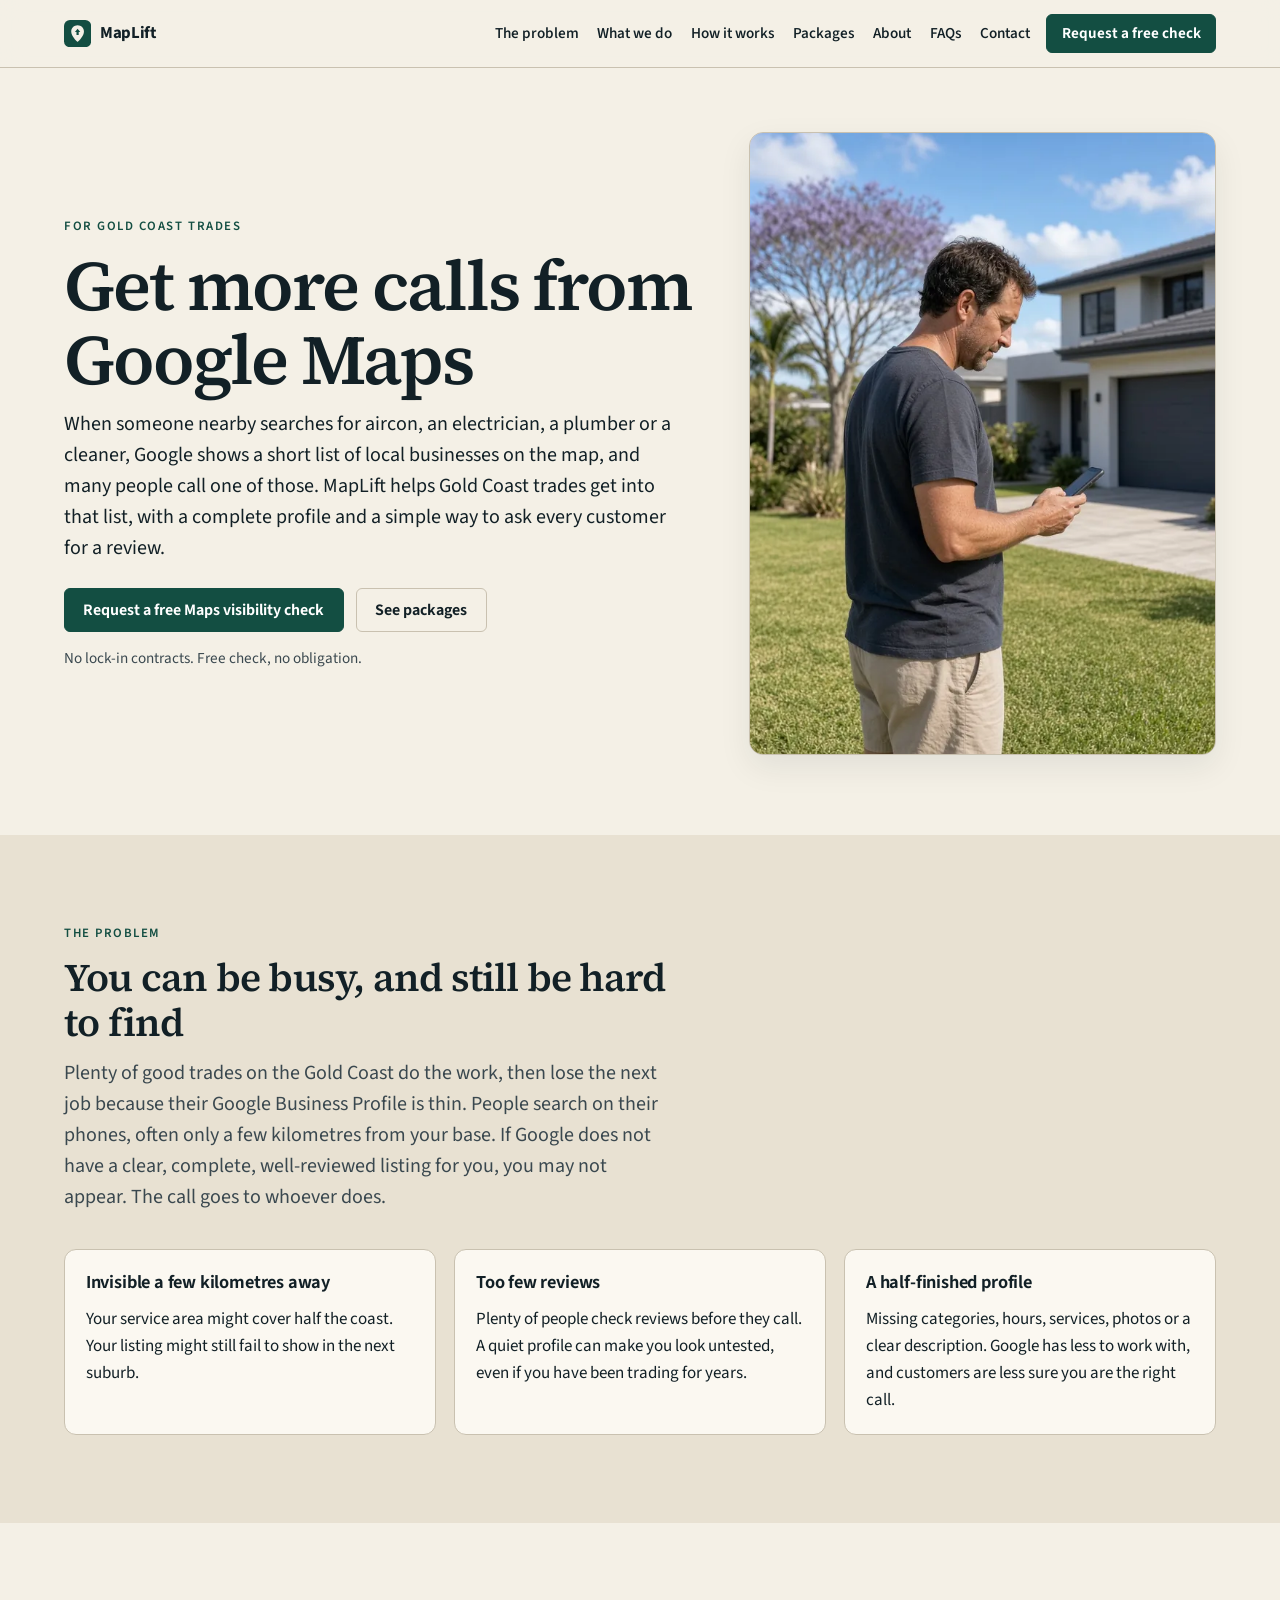
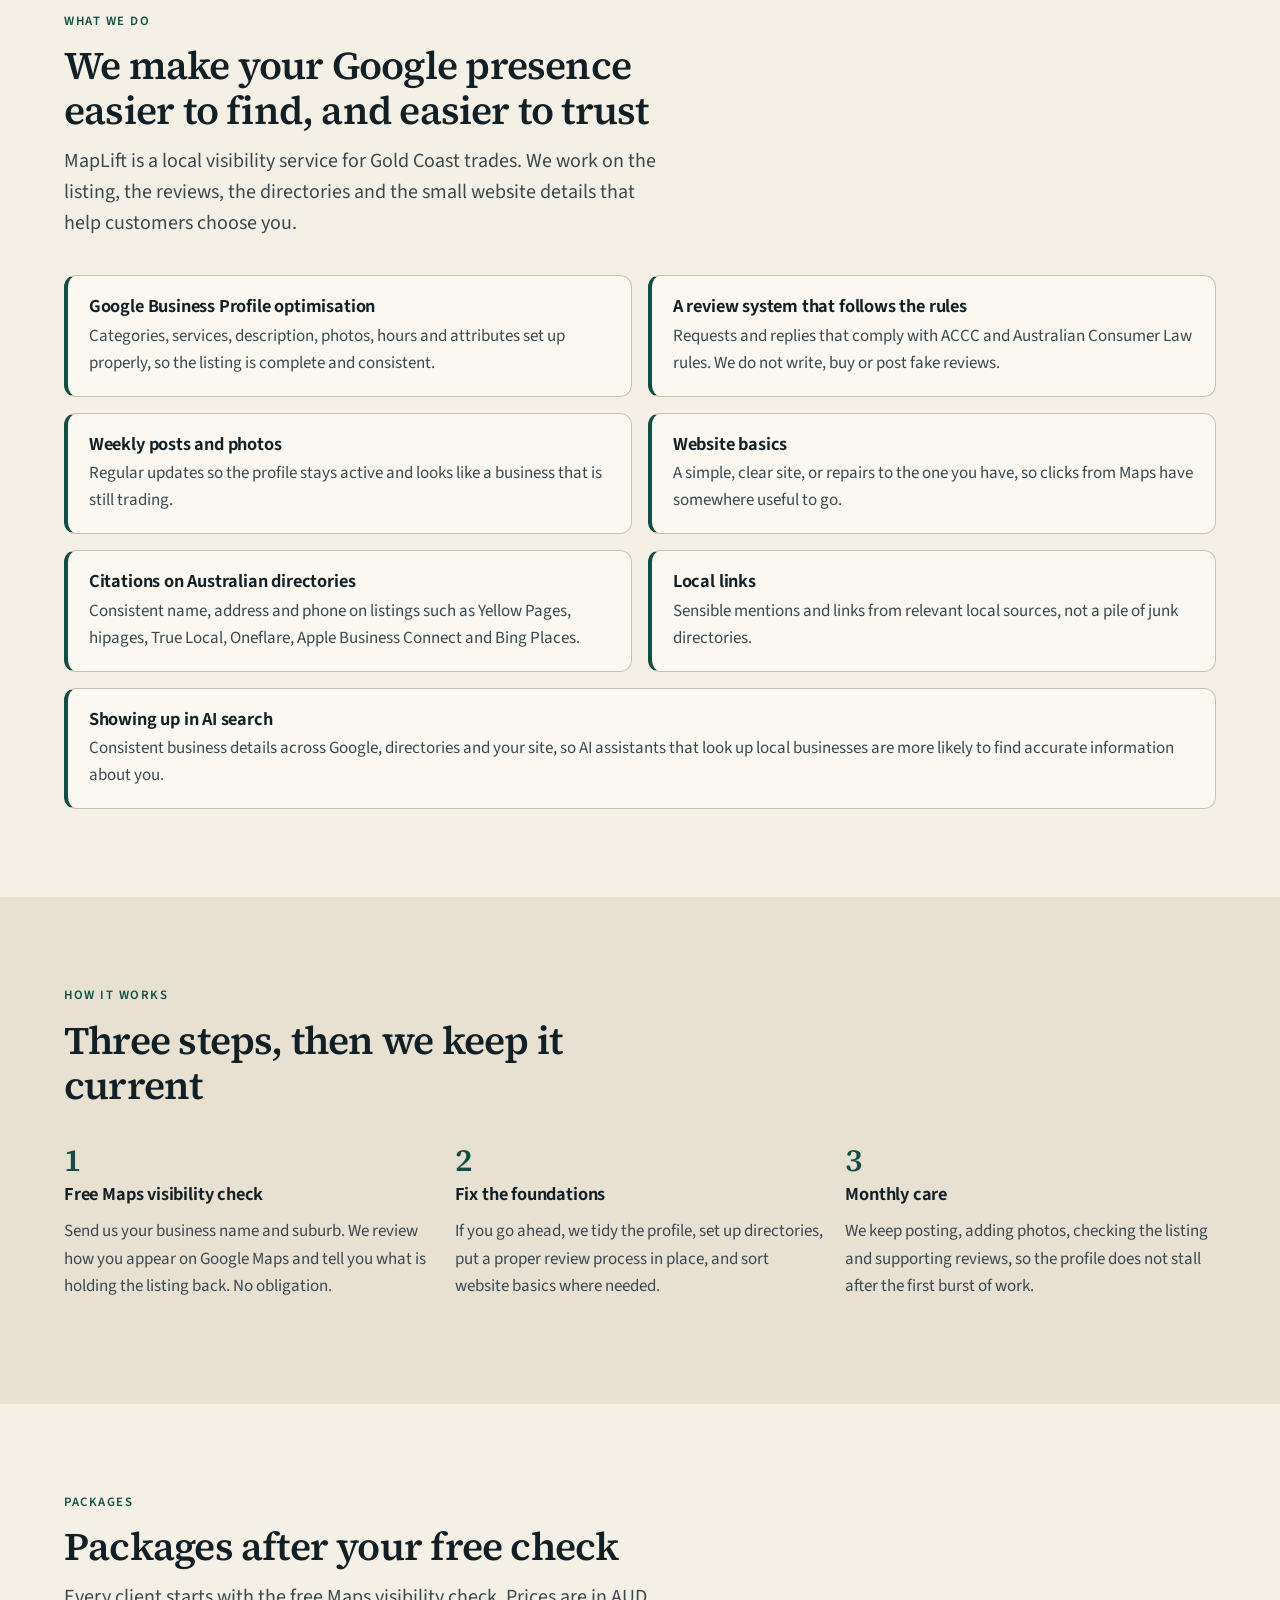
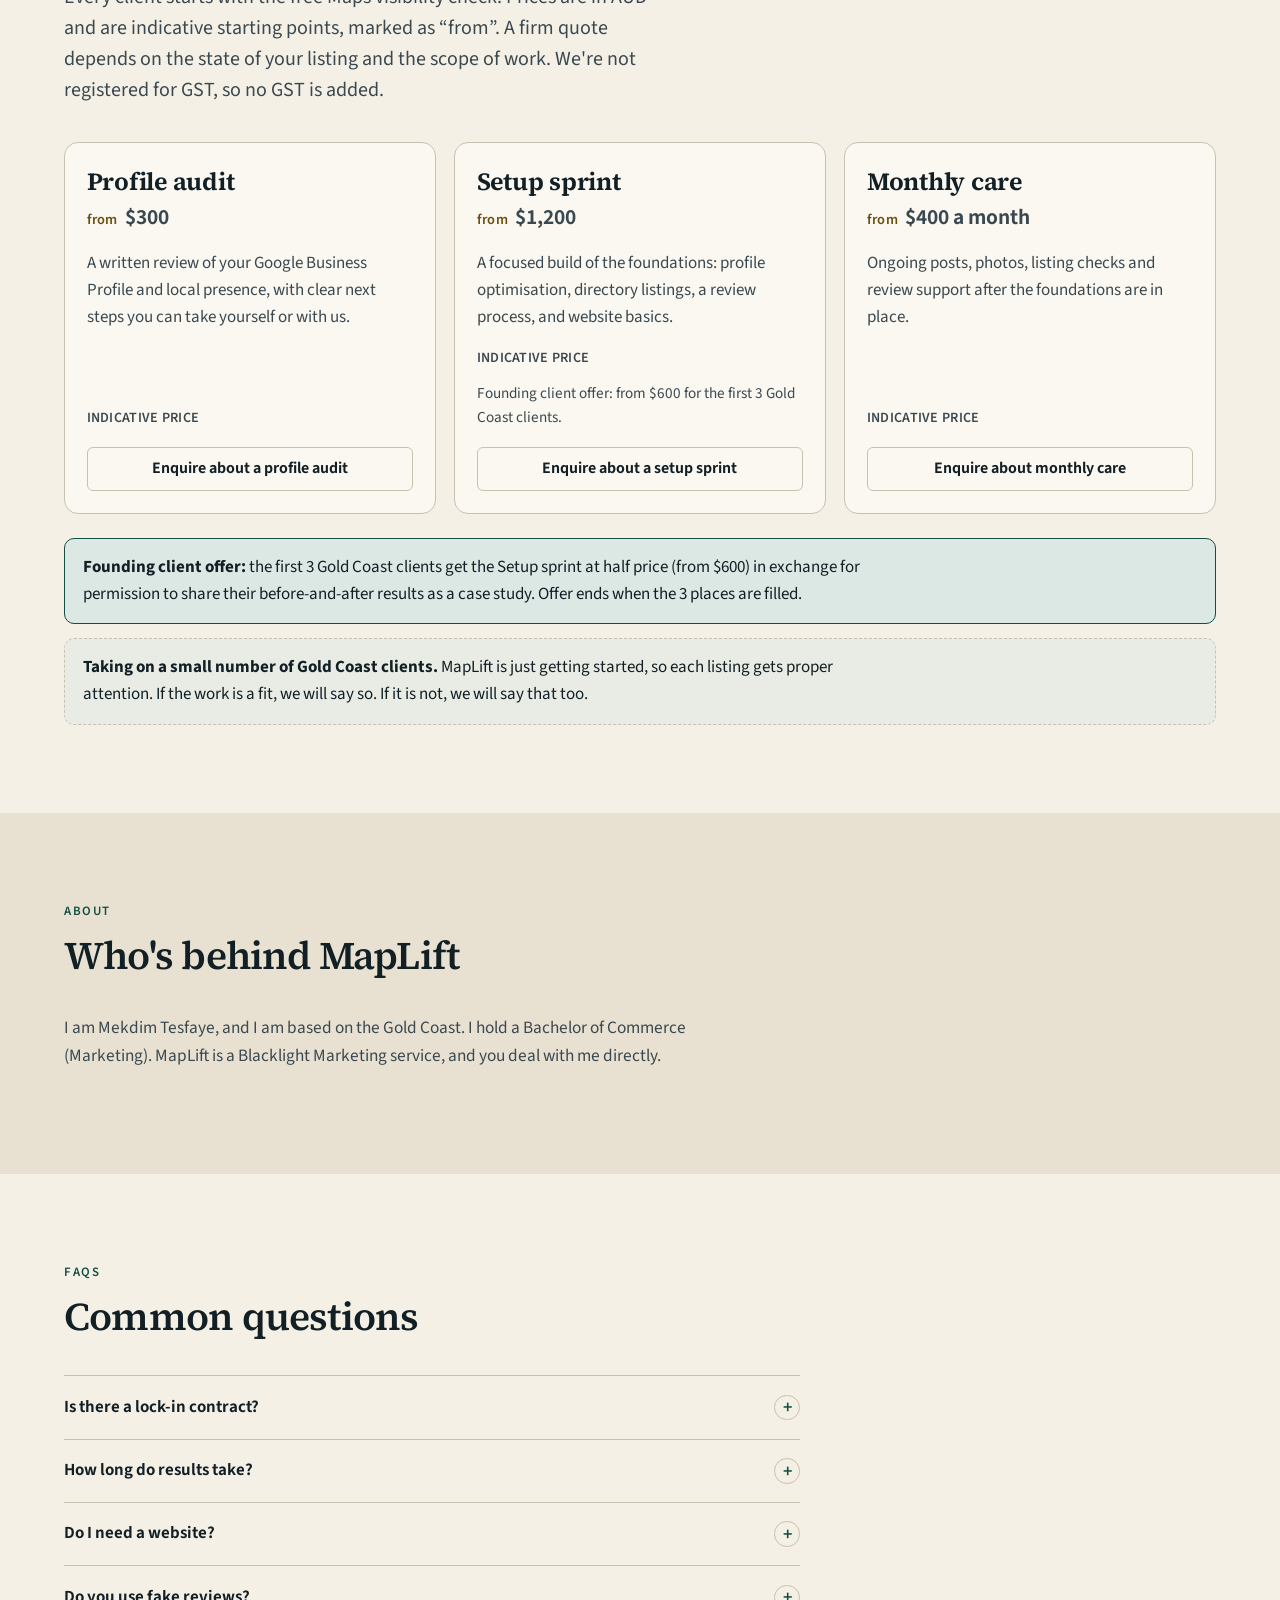
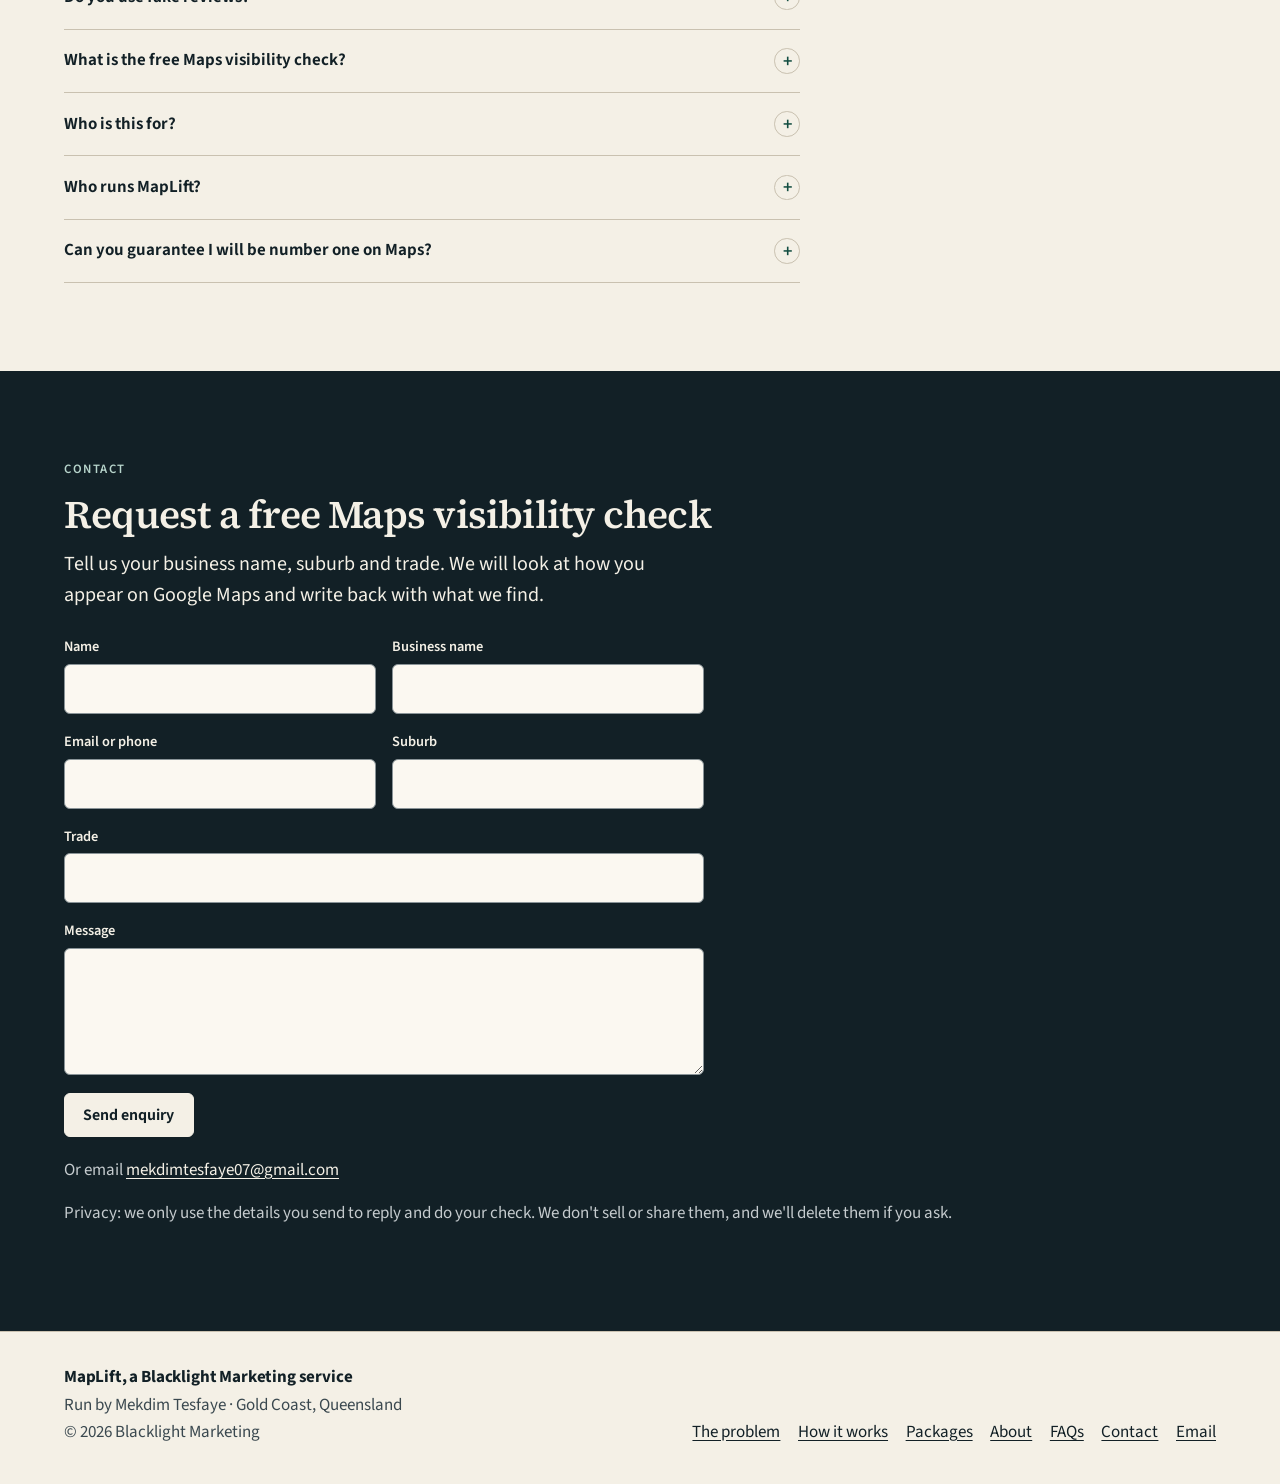
<file: index.html>
<!DOCTYPE html>
<html lang="en-AU">
<head>
  <meta charset="utf-8">
  <meta name="viewport" content="width=device-width, initial-scale=1">
  <title>MapLift | Google Maps visibility for Gold Coast trades</title>
  <meta name="description" content="MapLift helps Gold Coast trades get more calls from Google Maps. Profile optimisation, real reviews, directories and ongoing care. A Blacklight Marketing service.">
  <meta name="theme-color" content="#134E42">
  <meta name="color-scheme" content="light">
  <link rel="canonical" href="https://mektesfaye.github.io/maplift/">
  <link rel="icon" href="favicon.svg" type="image/svg+xml">
  <link rel="apple-touch-icon" href="apple-touch-icon.png">
  <meta property="og:type" content="website">
  <meta property="og:locale" content="en_AU">
  <meta property="og:site_name" content="MapLift">
  <meta property="og:title" content="MapLift | Get more calls from Google Maps">
  <meta property="og:description" content="Google Maps visibility for Gold Coast trades. Profile optimisation, real reviews, directories and ongoing care. A Blacklight Marketing service.">
  <meta property="og:url" content="https://mektesfaye.github.io/maplift/">
  <meta property="og:image" content="https://mektesfaye.github.io/maplift/og-image.png">
  <meta property="og:image:width" content="1200">
  <meta property="og:image:height" content="630">
  <meta property="og:image:alt" content="MapLift: get more calls from Google Maps, for Gold Coast trades. A Blacklight Marketing service.">
  <meta name="twitter:card" content="summary_large_image">
  <meta name="twitter:title" content="MapLift | Get more calls from Google Maps">
  <meta name="twitter:description" content="Google Maps visibility for Gold Coast trades. Profile optimisation, real reviews, directories and ongoing care.">
  <meta name="twitter:image" content="https://mektesfaye.github.io/maplift/og-image.png">
  <meta name="twitter:image:alt" content="MapLift: get more calls from Google Maps, for Gold Coast trades.">
  <link rel="preload" href="fonts/source-sans-3-latin-wght-normal.woff2" as="font" type="font/woff2" crossorigin>
  <link rel="preload" href="fonts/source-serif-4-latin-wght-normal.woff2" as="font" type="font/woff2" crossorigin>
  <link rel="preload" as="image" type="image/webp" href="images/hero-homeowner-640.webp" imagesrcset="images/hero-homeowner-640.webp 640w, images/hero-homeowner-864.webp 864w" imagesizes="(min-width: 960px) 28rem, calc(100vw - 2.5rem)">
  <link rel="stylesheet" href="styles.css">
  <script type="application/ld+json">
  {
    "@context": "https://schema.org",
    "@type": "ProfessionalService",
    "name": "MapLift",
    "alternateName": "MapLift, a Blacklight Marketing service",
    "description": "MapLift helps Gold Coast trades get more calls from Google Maps through Google Business Profile optimisation, review systems, directory citations and ongoing listing care.",
    "url": "https://mektesfaye.github.io/maplift/",
    "email": "mekdimtesfaye07@gmail.com",
    "image": "https://mektesfaye.github.io/maplift/og-image.png",
    "logo": "https://mektesfaye.github.io/maplift/apple-touch-icon.png",
    "priceRange": "From $300",
    "makesOffer": [
      {
        "@type": "Offer",
        "name": "Profile audit",
        "price": "300",
        "priceCurrency": "AUD",
        "description": "Indicative starting price in AUD. Not registered for GST, so no GST is added."
      },
      {
        "@type": "Offer",
        "name": "Setup sprint",
        "price": "1200",
        "priceCurrency": "AUD",
        "description": "Indicative starting price in AUD. Not registered for GST, so no GST is added."
      },
      {
        "@type": "Offer",
        "name": "Setup sprint, founding client offer",
        "price": "600",
        "priceCurrency": "AUD",
        "description": "The first 3 Gold Coast clients get the Setup sprint at half price (from $600) in exchange for permission to share their before-and-after results as a case study. Offer ends when the 3 places are filled. Not registered for GST, so no GST is added.",
        "eligibleRegion": {
          "@type": "City",
          "name": "Gold Coast"
        },
        "availability": "https://schema.org/LimitedAvailability"
      },
      {
        "@type": "Offer",
        "name": "Monthly care",
        "price": "400",
        "priceCurrency": "AUD",
        "unitText": "MONTH",
        "description": "Indicative starting price per month in AUD. Not registered for GST, so no GST is added."
      }
    ],
    "areaServed": {
      "@type": "City",
      "name": "Gold Coast",
      "containedInPlace": {
        "@type": "State",
        "name": "Queensland",
        "containedInPlace": {
          "@type": "Country",
          "name": "Australia"
        }
      }
    },
    "parentOrganization": {
      "@type": "Organization",
      "name": "Blacklight Marketing"
    },
    "founder": {
      "@type": "Person",
      "name": "Mekdim Tesfaye"
    },
    "serviceType": [
      "Google Business Profile optimisation",
      "Local search for trades"
    ]
  }
  </script>
</head>
<body id="top">
  <a class="skip" href="#main">Skip to content</a>

  <header class="site-header">
    <div class="wrap">
      <a class="logo" href="#top">
        <svg class="logo-mark" viewBox="0 0 32 32" aria-hidden="true" focusable="false">
          <rect width="32" height="32" rx="7" fill="#134E42"/>
          <path fill="#F4F0E6" d="M16 6.2c-4.15 0-7.5 3.28-7.5 7.32 0 5.55 6.2 11.18 7.22 12.08a.45.45 0 0 0 .56 0c1.02-.9 7.22-6.53 7.22-12.08 0-4.04-3.35-7.32-7.5-7.32zm0 4.1 3.15 3.7h-1.85v3.55h-2.6v-3.55h-1.85L16 10.3z"/>
        </svg>
        <span>MapLift</span>
      </a>
      <nav class="nav" aria-label="Primary">
        <a href="#problem">The problem</a>
        <a href="#what-we-do">What we do</a>
        <a href="#how-it-works">How it works</a>
        <a href="#packages">Packages</a>
        <a href="#about">About</a>
        <a href="#faq">FAQs</a>
        <a href="#contact">Contact</a>
      </nav>
      <a class="btn btn--primary btn--header btn--header-mobile" href="#contact" data-interest="Free Maps visibility check">Free check</a>
      <a class="btn btn--primary btn--header header-cta-wide" href="#contact" data-interest="Free Maps visibility check">Request a free check</a>
    </div>
  </header>

  <main id="main">
    <section class="hero" aria-labelledby="hero-heading">
      <div class="wrap hero-grid">
        <div class="hero-copy">
          <p class="kicker">For Gold Coast trades</p>
          <h1 id="hero-heading">Get more calls from Google Maps</h1>
          <p class="lead">When someone nearby searches for aircon, an electrician, a plumber or a cleaner, Google shows a short list of local businesses on the map, and many people call one of those. MapLift helps Gold Coast trades get into that list, with a complete profile and a simple way to ask every customer for a review.</p>
          <div class="hero-actions">
            <a class="btn btn--primary" href="#contact" data-interest="Free Maps visibility check">Request a free Maps visibility check</a>
            <a class="btn btn--ghost" href="#packages">See packages</a>
          </div>
          <p class="fineprint">No lock-in contracts. Free check, no obligation.</p>
        </div>

        <figure class="hero-photo">
          <img
            src="images/hero-homeowner-864.webp"
            srcset="images/hero-homeowner-640.webp 640w, images/hero-homeowner-864.webp 864w"
            sizes="(min-width: 960px) 28rem, calc(100vw - 2.5rem)"
            width="864"
            height="1152"
            alt="A homeowner stands on the sunny lawn of a suburban Gold Coast house, looking at a phone."
            fetchpriority="high"
            decoding="async">
        </figure>
      </div>
    </section>

    <section class="section section--sand" id="problem" aria-labelledby="problem-heading">
      <div class="wrap">
        <div class="section-head">
          <p class="kicker">The problem</p>
          <h2 id="problem-heading">You can be busy, and still be hard to find</h2>
          <p class="lead muted">Plenty of good trades on the Gold Coast do the work, then lose the next job because their Google Business Profile is thin. People search on their phones, often only a few kilometres from your base. If Google does not have a clear, complete, well-reviewed listing for you, you may not appear. The call goes to whoever does.</p>
        </div>
        <div class="grid-3">
          <article class="card">
            <h3>Invisible a few kilometres away</h3>
            <p>Your service area might cover half the coast. Your listing might still fail to show in the next suburb.</p>
          </article>
          <article class="card">
            <h3>Too few reviews</h3>
            <p>Plenty of people check reviews before they call. A quiet profile can make you look untested, even if you have been trading for years.</p>
          </article>
          <article class="card">
            <h3>A half-finished profile</h3>
            <p>Missing categories, hours, services, photos or a clear description. Google has less to work with, and customers are less sure you are the right call.</p>
          </article>
        </div>
      </div>
    </section>

    <section class="section" id="what-we-do" aria-labelledby="what-heading">
      <div class="wrap">
        <div class="section-head">
          <p class="kicker">What we do</p>
          <h2 id="what-heading">We make your Google presence easier to find, and easier to trust</h2>
          <p class="lead muted">MapLift is a local visibility service for Gold Coast trades. We work on the listing, the reviews, the directories and the small website details that help customers choose you.</p>
        </div>
        <ul class="work-list">
          <li>
            <h3>Google Business Profile optimisation</h3>
            <p>Categories, services, description, photos, hours and attributes set up properly, so the listing is complete and consistent.</p>
          </li>
          <li>
            <h3>A review system that follows the rules</h3>
            <p>Requests and replies that comply with ACCC and Australian Consumer Law rules. We do not write, buy or post fake reviews.</p>
          </li>
          <li>
            <h3>Weekly posts and photos</h3>
            <p>Regular updates so the profile stays active and looks like a business that is still trading.</p>
          </li>
          <li>
            <h3>Website basics</h3>
            <p>A simple, clear site, or repairs to the one you have, so clicks from Maps have somewhere useful to go.</p>
          </li>
          <li>
            <h3>Citations on Australian directories</h3>
            <p>Consistent name, address and phone on listings such as Yellow Pages, hipages, True Local, Oneflare, Apple Business Connect and Bing Places.</p>
          </li>
          <li>
            <h3>Local links</h3>
            <p>Sensible mentions and links from relevant local sources, not a pile of junk directories.</p>
          </li>
          <li>
            <h3>Showing up in AI search</h3>
            <p>Consistent business details across Google, directories and your site, so AI assistants that look up local businesses are more likely to find accurate information about you.</p>
          </li>
        </ul>
      </div>
    </section>

    <section class="section section--sand" id="how-it-works" aria-labelledby="steps-heading">
      <div class="wrap">
        <div class="section-head">
          <p class="kicker">How it works</p>
          <h2 id="steps-heading">Three steps, then we keep it current</h2>
        </div>
        <ol class="steps">
          <li>
            <span class="step-num" aria-hidden="true">1</span>
            <h3>Free Maps visibility check</h3>
            <p class="muted">Send us your business name and suburb. We review how you appear on Google Maps and tell you what is holding the listing back. No obligation.</p>
          </li>
          <li>
            <span class="step-num" aria-hidden="true">2</span>
            <h3>Fix the foundations</h3>
            <p class="muted">If you go ahead, we tidy the profile, set up directories, put a proper review process in place, and sort website basics where needed.</p>
          </li>
          <li>
            <span class="step-num" aria-hidden="true">3</span>
            <h3>Monthly care</h3>
            <p class="muted">We keep posting, adding photos, checking the listing and supporting reviews, so the profile does not stall after the first burst of work.</p>
          </li>
        </ol>
      </div>
    </section>

    <section class="section" id="packages" aria-labelledby="packages-heading">
      <div class="wrap">
        <div class="section-head">
          <p class="kicker">Packages</p>
          <h2 id="packages-heading">Packages after your free check</h2>
          <p class="lead muted">Every client starts with the free Maps visibility check. Prices are in AUD and are indicative starting points, marked as “from”. A firm quote depends on the state of your listing and the scope of work. We're not registered for GST, so no GST is added.</p>
        </div>
        <div class="packages">
          <article class="package">
            <h3>Profile audit</h3>
            <p class="price"><span class="price-from">from</span> $300</p>
            <p class="desc">A written review of your Google Business Profile and local presence, with clear next steps you can take yourself or with us.</p>
            <p class="price-note">Indicative price</p>
            <a class="btn btn--ghost" href="#contact" data-interest="Profile audit">Enquire about a profile audit</a>
          </article>
          <article class="package">
            <h3>Setup sprint</h3>
            <p class="price"><span class="price-from">from</span> $1,200</p>
            <p class="desc">A focused build of the foundations: profile optimisation, directory listings, a review process, and website basics.</p>
            <p class="price-note">Indicative price</p>
            <p class="offer-note">Founding client offer: from $600 for the first 3 Gold Coast clients.</p>
            <a class="btn btn--ghost" href="#contact" data-interest="Setup sprint">Enquire about a setup sprint</a>
          </article>
          <article class="package">
            <h3>Monthly care</h3>
            <p class="price"><span class="price-from">from</span> $400 a month</p>
            <p class="desc">Ongoing posts, photos, listing checks and review support after the foundations are in place.</p>
            <p class="price-note">Indicative price</p>
            <a class="btn btn--ghost" href="#contact" data-interest="Monthly care">Enquire about monthly care</a>
          </article>
        </div>
        <div class="callout callout--offer" id="founding-offer">
          <p><strong>Founding client offer:</strong> the first 3 Gold Coast clients get the Setup sprint at half price (from $600) in exchange for permission to share their before-and-after results as a case study. Offer ends when the 3 places are filled.</p>
        </div>
        <div class="callout">
          <p><strong>Taking on a small number of Gold Coast clients.</strong> MapLift is just getting started, so each listing gets proper attention. If the work is a fit, we will say so. If it is not, we will say that too.</p>
        </div>
      </div>
    </section>

    <section class="section section--sand" id="about" aria-labelledby="about-heading">
      <div class="wrap">
        <div class="section-head">
          <p class="kicker">About</p>
          <h2 id="about-heading">Who's behind MapLift</h2>
        </div>
        <div class="about-copy">
          <p>I am Mekdim Tesfaye, and I am based on the Gold Coast. I hold a Bachelor of Commerce (Marketing). MapLift is a Blacklight Marketing service, and you deal with me directly.</p>
        </div>
      </div>
    </section>

    <section class="section" id="faq" aria-labelledby="faq-heading">
      <div class="wrap">
        <div class="section-head">
          <p class="kicker">FAQs</p>
          <h2 id="faq-heading">Common questions</h2>
        </div>
        <div class="faq-list">
          <details>
            <summary>Is there a lock-in contract?</summary>
            <div class="answer">
              <p>No. Monthly care is month to month. We ask for 30 days’ notice if you want to stop, so any scheduled work can be wound down cleanly.</p>
            </div>
          </details>
          <details>
            <summary>How long do results take?</summary>
            <div class="answer">
              <p>It varies. Some listings improve within a few weeks. Others take a few months. It depends on your trade, your area, and how complete the profile is today. We do not guarantee rankings, leads or a set number of calls.</p>
            </div>
          </details>
          <details>
            <summary>Do I need a website?</summary>
            <div class="answer">
              <p>No, not always. A strong Google Business Profile can work on its own. A simple, clear website does help, and we can sort the basics if you need that.</p>
            </div>
          </details>
          <details>
            <summary>Do you use fake reviews?</summary>
            <div class="answer">
              <p>No. We do not write, buy, trade or post fake reviews, and we do not ask customers to leave a review only if it is positive. Review work follows ACCC and Australian Consumer Law rules.</p>
            </div>
          </details>
          <details>
            <summary>What is the free Maps visibility check?</summary>
            <div class="answer">
              <p>A short, no-obligation look at how your business appears on Google Maps. You get plain notes on what is missing or holding the listing back. It is not a full audit.</p>
            </div>
          </details>
          <details>
            <summary>Who is this for?</summary>
            <div class="answer">
              <p>Gold Coast service trades, in particular aircon, electricians, plumbers and cleaners. If you are in a related trade on the Gold Coast, email us and we will say if we can help.</p>
            </div>
          </details>
          <details>
            <summary>Who runs MapLift?</summary>
            <div class="answer">
              <p>MapLift is a Blacklight Marketing service, run by Mekdim Tesfaye. There is a short background in <a href="#about">Who's behind MapLift</a>.</p>
            </div>
          </details>
          <details>
            <summary>Can you guarantee I will be number one on Maps?</summary>
            <div class="answer">
              <p>No. No honest service can. We work on the parts of your listing and local presence that you can control. We will be straight with you about what we cannot control.</p>
            </div>
          </details>
        </div>
      </div>
    </section>

    <section class="section section--ink contact" id="contact" aria-labelledby="contact-heading">
      <div class="wrap">
        <p class="kicker">Contact</p>
        <h2 id="contact-heading">Request a free Maps visibility check</h2>
        <p class="lead">Tell us your business name, suburb and trade. We will look at how you appear on Google Maps and write back with what we find.</p>
        <form id="enquiry-form" class="enquiry" novalidate>
          <input type="text" name="_honey" class="enquiry-honey" tabindex="-1" autocomplete="off" aria-hidden="true">
          <input type="hidden" name="_subject" value="MapLift enquiry" data-base="MapLift enquiry">
          <input type="hidden" name="_template" value="table">
          <input type="hidden" name="_captcha" value="false">
          <input type="hidden" name="interest" id="enquiry-interest" value="">
          <div class="enquiry-grid">
            <p class="enquiry-field">
              <label for="enquiry-name">Name</label>
              <input type="text" id="enquiry-name" name="name" autocomplete="name" required>
            </p>
            <p class="enquiry-field">
              <label for="enquiry-business">Business name</label>
              <input type="text" id="enquiry-business" name="business" autocomplete="organization" required>
            </p>
            <p class="enquiry-field">
              <label for="enquiry-contact">Email or phone</label>
              <input type="text" id="enquiry-contact" name="email_or_phone" autocomplete="on" required>
            </p>
            <p class="enquiry-field">
              <label for="enquiry-suburb">Suburb</label>
              <input type="text" id="enquiry-suburb" name="suburb" autocomplete="address-level2" required>
            </p>
            <p class="enquiry-field enquiry-field--full">
              <label for="enquiry-trade">Trade</label>
              <input type="text" id="enquiry-trade" name="trade" required>
            </p>
            <p class="enquiry-field enquiry-field--full">
              <label for="enquiry-message">Message</label>
              <textarea id="enquiry-message" name="message" rows="4" required></textarea>
            </p>
          </div>
          <div class="enquiry-actions">
            <button type="submit" class="btn btn--on-ink">Send enquiry</button>
          </div>
          <p class="enquiry-msg" role="status" hidden></p>
        </form>
        <p class="muted">Or email <a class="contact-email" href="mailto:mekdimtesfaye07@gmail.com">mekdimtesfaye07@gmail.com</a></p>
        <p class="muted">Privacy: we only use the details you send to reply and do your check. We don't sell or share them, and we'll delete them if you ask.</p>
      </div>
    </section>
  </main>

  <footer class="site-footer">
    <div class="wrap footer-grid">
      <div>
        <p class="footer-name">MapLift, a Blacklight Marketing service</p>
        <p class="muted">Run by Mekdim Tesfaye · Gold Coast, Queensland</p>
        <p class="muted">© 2026 Blacklight Marketing</p>
      </div>
      <nav class="footer-nav" aria-label="Footer">
        <a href="#problem">The problem</a>
        <a href="#how-it-works">How it works</a>
        <a href="#packages">Packages</a>
        <a href="#about">About</a>
        <a href="#faq">FAQs</a>
        <a href="#contact">Contact</a>
        <a href="mailto:mekdimtesfaye07@gmail.com">Email</a>
      </nav>
    </div>
  </footer>

  <script>
  (function () {
    const ENDPOINT = 'https://formsubmit.co/ajax/9abb9cd76aea325fcc3a51e669157473';
    const OK = "Thanks, I'll write back with what I find.";
    const ERR = "Sorry, that didn't send. Please email me directly and I'll get back to you.";
    const EMAIL = /^[^\s@]+@[^\s@]+\.[^\s@]+$/;
    const PRESETS = {
      'Free Maps visibility check': 'I would like a free Maps visibility check.',
      'Profile audit': 'I would like to enquire about the Profile audit.',
      'Setup sprint': 'I would like to enquire about the Setup sprint.',
      'Monthly care': 'I would like to enquire about Monthly care.'
    };

    const form = document.getElementById('enquiry-form');
    if (!form) return;

    const honey = form.querySelector('[name=_honey]');
    const subject = form.querySelector('[name=_subject]');
    const interest = form.querySelector('[name=interest]');
    const message = form.querySelector('[name=message]');
    const contact = form.querySelector('[name=email_or_phone]');
    const msg = form.querySelector('.enquiry-msg');
    const send = form.querySelector('[type=submit]');

    function setMsg(el, text, ok) {
      el.hidden = false;
      el.textContent = text;
      el.classList.toggle('is-ok', !!ok);
      el.classList.toggle('is-err', !ok);
    }

    function isEmailOrPhone(value) {
      const v = value.trim();
      if (EMAIL.test(v)) return 'email';
      const digits = v.replace(/\D/g, '');
      if (digits.length >= 8 && digits.length <= 15 && /^[+]?[\d\s().-]+$/.test(v)) return 'phone';
      return null;
    }

    function applyInterest(value) {
      if (interest) interest.value = value || '';
      if (subject) {
        const base = subject.getAttribute('data-base') || 'MapLift enquiry';
        subject.value = value ? base + ': ' + value : base;
      }
      if (message) {
        const current = (message.value || '').trim();
        const presetValues = Object.values(PRESETS);
        const preset = PRESETS[value] || '';
        if (!current || presetValues.includes(current)) {
          message.value = preset;
        }
      }
    }

    document.querySelectorAll('a[href="#contact"][data-interest]').forEach((link) => {
      link.addEventListener('click', () => {
        applyInterest(link.getAttribute('data-interest') || '');
      });
    });

    form.addEventListener('submit', async (e) => {
      e.preventDefault();
      if (send.disabled) return;

      const required = form.querySelectorAll('[required]');
      for (const field of required) {
        const value = (field.value || '').trim();
        field.value = value;
        if (!value) {
          field.setCustomValidity('Please fill in this field');
          field.reportValidity();
          setMsg(msg, 'Please fill in the required fields.', false);
          field.focus();
          return;
        }
        field.setCustomValidity('');
      }

      const contactValue = (contact.value || '').trim();
      const kind = isEmailOrPhone(contactValue);
      if (!kind) {
        contact.setCustomValidity('Please enter an email address or a phone number');
        contact.reportValidity();
        setMsg(msg, 'Please enter an email address or a phone number.', false);
        contact.focus();
        return;
      }
      contact.setCustomValidity('');

      if (honey && honey.value) {
        setMsg(msg, OK, true);
        send.hidden = true;
        form.querySelectorAll('input:not([type=hidden]), textarea, button').forEach((el) => { el.disabled = true; });
        return;
      }

      send.disabled = true;
      const body = {};
      new FormData(form).forEach((value, key) => {
        if (key === '_honey') return;
        body[key] = value;
      });
      if (kind === 'email') {
        body.email = contactValue;
        body._replyto = contactValue;
      }

      try {
        const res = await fetch(ENDPOINT, {
          method: 'POST',
          headers: { 'Content-Type': 'application/json', 'Accept': 'application/json' },
          body: JSON.stringify(body)
        });
        const data = await res.json().catch(() => ({}));
        const text = String(data.message || '').toLowerCase();
        const ok = res.ok && (data.success === true || data.success === 'true' || text.includes('submitted') || text.includes('activat'));
        if (!ok) throw new Error('submit failed');
        setMsg(msg, OK, true);
        send.hidden = true;
        form.querySelectorAll('input:not([type=hidden]), textarea, button').forEach((el) => { el.disabled = true; });
      } catch (err) {
        setMsg(msg, ERR, false);
        send.disabled = false;
      }
    });
  })();
  </script>
</body>
</html>
</file>
<file: styles.css>
/* MapLift — local styles, no third-party CSS */

:root {
  --paper: #f4f0e6;
  --paper-raised: #fbf8f1;
  --sand: #e8e1d2;
  --ink: #122026;
  --ink-soft: #3a484f;
  --line: #c9c1b0;
  --teal: #134e42;
  --teal-hover: #0e3d34;
  --teal-soft: #dce8e4;
  --gold: #6b4e10;
  --focus: #0e3d34;
  --max: 72rem;
  --gutter: 1.25rem;
  --header-h: 4rem;
  --sans: "Source Sans 3", "Source Sans Pro", "Segoe UI", system-ui, sans-serif;
  --serif: "Source Serif 4", "Source Serif Pro", "Iowan Old Style", Georgia, serif;
  --ease: 180ms ease;
}

@font-face {
  font-family: "Source Sans 3";
  src: url("fonts/source-sans-3-latin-wght-normal.woff2") format("woff2-variations");
  font-weight: 200 900;
  font-style: normal;
  font-display: swap;
}

@font-face {
  font-family: "Source Serif 4";
  src: url("fonts/source-serif-4-latin-wght-normal.woff2") format("woff2-variations");
  font-weight: 200 900;
  font-style: normal;
  font-display: swap;
}

*,
*::before,
*::after {
  box-sizing: border-box;
}

html {
  scroll-behavior: smooth;
  scroll-padding-top: calc(var(--header-h) + 0.75rem);
  color-scheme: light;
}

@media (prefers-reduced-motion: reduce) {
  html {
    scroll-behavior: auto;
  }

  *,
  *::before,
  *::after {
    animation-duration: 0.01ms !important;
    animation-iteration-count: 1 !important;
    transition-duration: 0.01ms !important;
    scroll-behavior: auto !important;
  }
}

body {
  margin: 0;
  font-family: var(--sans);
  font-size: 1.0625rem;
  font-weight: 400;
  line-height: 1.6;
  color: var(--ink);
  background: var(--paper);
  text-rendering: optimizeLegibility;
  -webkit-font-smoothing: antialiased;
}

img,
svg {
  max-width: 100%;
  height: auto;
}

a {
  color: var(--teal);
  text-underline-offset: 0.15em;
}

a:hover {
  color: var(--teal-hover);
}

:focus {
  outline: none;
}

:focus-visible {
  outline: 3px solid var(--focus);
  outline-offset: 3px;
}

.skip {
  position: absolute;
  left: var(--gutter);
  top: -4rem;
  z-index: 1000;
  padding: 0.6rem 1rem;
  background: var(--ink);
  color: var(--paper);
  text-decoration: none;
  border-radius: 4px;
}

.skip:focus {
  top: 0.6rem;
  color: var(--paper);
  outline-color: var(--paper);
}

.wrap {
  width: min(100% - (var(--gutter) * 2), var(--max));
  margin-inline: auto;
}

.kicker {
  margin: 0 0 0.75rem;
  font-size: 0.8rem;
  font-weight: 600;
  letter-spacing: 0.12em;
  text-transform: uppercase;
  color: var(--teal);
}

h1,
h2,
h3 {
  font-family: var(--serif);
  font-weight: 600;
  line-height: 1.15;
  letter-spacing: -0.02em;
  margin: 0 0 0.8rem;
  color: var(--ink);
}

h1 {
  font-size: clamp(2.35rem, 7.2vw, 4.4rem);
  line-height: 1.05;
  letter-spacing: -0.03em;
}

h2 {
  font-size: clamp(1.7rem, 3.4vw, 2.45rem);
}

h3 {
  font-family: var(--sans);
  font-size: 1.15rem;
  letter-spacing: -0.01em;
  font-weight: 650;
}

p {
  margin: 0 0 1rem;
}

.lead {
  font-size: clamp(1.08rem, 2vw, 1.25rem);
  line-height: 1.55;
  color: var(--ink);
  max-width: 38rem;
}

.muted {
  color: var(--ink-soft);
}

.section {
  padding: 4rem 0;
}

.section--sand {
  background: var(--sand);
}

.section--ink {
  background: var(--ink);
  color: var(--paper);
}

.section--ink h2,
.section--ink .kicker,
.section--ink p {
  color: var(--paper);
}

.section--ink .kicker {
  color: #b7d4cb;
}

.section--ink .muted {
  color: #c5cbce;
}

.section-head {
  max-width: 40rem;
  margin-bottom: 2.25rem;
}

/* Header */

.site-header {
  position: sticky;
  top: 0;
  z-index: 50;
  height: var(--header-h);
  background: var(--paper);
  background: color-mix(in srgb, var(--paper) 92%, transparent);
  backdrop-filter: blur(12px);
  border-bottom: 1px solid var(--line);
}

.site-header .wrap {
  display: flex;
  align-items: center;
  justify-content: space-between;
  gap: 1rem;
  height: 100%;
}

.logo {
  display: inline-flex;
  align-items: center;
  gap: 0.55rem;
  color: var(--ink);
  text-decoration: none;
  font-weight: 700;
  font-size: 1.05rem;
  letter-spacing: -0.02em;
  flex-shrink: 0;
}

.logo:hover {
  color: var(--ink);
}

.logo-mark {
  width: 1.7rem;
  height: 1.7rem;
  flex-shrink: 0;
}

.nav {
  display: none;
  align-items: center;
  gap: 0.2rem 1.15rem;
}

.nav a {
  color: var(--ink);
  text-decoration: none;
  font-size: 0.95rem;
  font-weight: 550;
  padding: 0.35rem 0;
}

.nav a:hover {
  color: var(--teal);
}

.btn {
  display: inline-flex;
  align-items: center;
  justify-content: center;
  gap: 0.4rem;
  min-height: 2.75rem;
  padding: 0.65rem 1.15rem;
  border-radius: 6px;
  border: 1px solid transparent;
  font-family: inherit;
  font-size: 1rem;
  font-weight: 650;
  line-height: 1.2;
  text-decoration: none;
  cursor: pointer;
  transition: background var(--ease), color var(--ease), border-color var(--ease);
}

.btn--primary {
  background: var(--teal);
  color: #fff;
  border-color: var(--teal);
}

.btn--primary:hover {
  background: var(--teal-hover);
  border-color: var(--teal-hover);
  color: #fff;
}

.btn--ghost {
  background: transparent;
  color: var(--ink);
  border-color: var(--line);
}

.btn--ghost:hover {
  background: var(--paper-raised);
  color: var(--ink);
  border-color: var(--ink-soft);
}

.btn--on-ink {
  background: var(--paper);
  color: var(--ink);
  border-color: var(--paper);
}

.btn--on-ink:hover {
  background: #fff;
  color: var(--ink);
}

.btn--header {
  padding: 0.5rem 0.9rem;
  min-height: 2.4rem;
  font-size: 0.95rem;
}

.hero-actions,
.contact-actions {
  display: flex;
  flex-wrap: wrap;
  gap: 0.75rem;
  margin: 1.5rem 0 0.85rem;
}

.fineprint {
  margin: 0;
  font-size: 0.95rem;
  color: var(--ink-soft);
}

/* Hero */

.hero {
  padding: 2.5rem 0 3.5rem;
}

.hero-grid {
  display: grid;
  gap: 2rem;
  align-items: center;
}

.hero-copy .fineprint {
  max-width: 32rem;
}

.hero-photo {
  margin: 0;
  width: 100%;
  border-radius: 14px;
  overflow: hidden;
  border: 1px solid var(--line);
  box-shadow: 0 12px 32px color-mix(in srgb, var(--ink) 8%, transparent);
  background: var(--sand);
}

.hero-photo img {
  display: block;
  width: 100%;
  height: auto;
  aspect-ratio: 3 / 4;
  object-fit: cover;
  object-position: center 30%;
  vertical-align: middle;
}

/* Cards and lists */

.grid-3 {
  display: grid;
  gap: 1rem;
}

.card {
  background: var(--paper-raised);
  border: 1px solid var(--line);
  border-radius: 12px;
  padding: 1.35rem 1.3rem 1.2rem;
}

.card p:last-child {
  margin-bottom: 0;
}

.work-list {
  list-style: none;
  margin: 0;
  padding: 0;
  display: grid;
  gap: 1rem;
}

.work-list li {
  background: var(--paper-raised);
  border: 1px solid var(--line);
  border-radius: 12px;
  padding: 1.25rem 1.3rem 1.15rem;
  border-left: 4px solid var(--teal);
}

.work-list h3 {
  margin-bottom: 0.35rem;
}

.work-list p {
  margin: 0;
  color: var(--ink-soft);
}

/* Steps */

.steps {
  list-style: none;
  margin: 0;
  padding: 0;
  display: grid;
  gap: 1.25rem;
  counter-reset: step;
}

.steps li {
  position: relative;
  padding-left: 0;
  counter-increment: step;
}

.step-num {
  display: block;
  font-family: var(--serif);
  font-size: 2rem;
  font-weight: 600;
  color: var(--teal);
  line-height: 1;
  margin-bottom: 0.55rem;
}

/* Packages */

.packages {
  display: grid;
  gap: 1rem;
}

.package {
  background: var(--paper-raised);
  border: 1px solid var(--line);
  border-radius: 14px;
  padding: 1.5rem 1.35rem 1.35rem;
  display: flex;
  flex-direction: column;
}

.package h3 {
  font-family: var(--serif);
  font-size: 1.55rem;
  margin-bottom: 0.35rem;
}

.price {
  margin: 0 0 0.85rem;
  font-size: 1.35rem;
  font-weight: 650;
  color: var(--ink);
}

.price-from {
  display: inline-block;
  margin-right: 0.2rem;
  font-size: 0.9rem;
  font-weight: 600;
  color: var(--gold);
  letter-spacing: 0.02em;
}

.package p {
  color: var(--ink-soft);
}

.package .desc {
  flex: 1;
}

.price-note {
  margin: 0 0 1.1rem;
  font-size: 0.88rem;
  font-weight: 600;
  color: var(--gold);
  letter-spacing: 0.02em;
  text-transform: uppercase;
}

.callout {
  margin: 1.5rem 0 0;
  padding: 0.95rem 1.1rem;
  border: 1px dashed var(--line);
  border-radius: 10px;
  background: color-mix(in srgb, var(--teal-soft) 45%, var(--paper));
}

.callout p {
  margin: 0;
  max-width: 50rem;
}

.callout--offer {
  margin-top: 1.5rem;
  border-style: solid;
  border-color: var(--teal);
  background: var(--teal-soft);
}

.callout + .callout {
  margin-top: 0.85rem;
}

.offer-note {
  margin: -0.4rem 0 1.1rem;
  font-size: 0.95rem;
  color: var(--ink);
}

/* FAQ */

.faq-list {
  max-width: 46rem;
  border-top: 1px solid var(--line);
}

.faq-list details {
  border-bottom: 1px solid var(--line);
}

.faq-list summary {
  display: flex;
  align-items: center;
  justify-content: space-between;
  gap: 1rem;
  padding: 1.1rem 0;
  cursor: pointer;
  font-weight: 650;
  list-style: none;
  color: var(--ink);
}

.faq-list summary::-webkit-details-marker {
  display: none;
}

.faq-list summary::after {
  content: "+";
  flex-shrink: 0;
  width: 1.6rem;
  height: 1.6rem;
  display: inline-flex;
  align-items: center;
  justify-content: center;
  border: 1px solid var(--line);
  border-radius: 50%;
  font-weight: 600;
  font-size: 1.15rem;
  line-height: 1;
  color: var(--teal);
}

.faq-list details[open] summary::after {
  content: "\2212";
}

.faq-list .answer {
  padding: 0 0 1.2rem;
  max-width: 44rem;
}

.faq-list .answer p:last-child {
  margin-bottom: 0;
}

/* Contact */

.contact .lead {
  color: var(--paper);
}

.contact-email {
  color: var(--paper);
}

.contact-email:hover {
  color: #fff;
}


.enquiry {
  position: relative;
  max-width: 40rem;
  margin: 1.5rem 0 1.25rem;
}

.enquiry-grid {
  display: grid;
  grid-template-columns: 1fr;
  gap: 1rem;
}

.enquiry-field {
  margin: 0;
  display: flex;
  flex-direction: column;
  gap: 0.35rem;
}

.enquiry-field label {
  font-size: 0.9rem;
  font-weight: 600;
  color: var(--paper);
}

.enquiry-field input,
.enquiry-field textarea {
  width: 100%;
  min-height: 2.75rem;
  padding: 0.7rem 0.85rem;
  border: 1px solid #8a9498;
  border-radius: 6px;
  background: var(--paper-raised);
  color: var(--ink);
  font: inherit;
  font-size: 16px;
}

.enquiry-field textarea {
  min-height: 7rem;
  resize: vertical;
}

.enquiry-field input:focus-visible,
.enquiry-field textarea:focus-visible {
  outline: 3px solid var(--paper);
  outline-offset: 2px;
  border-color: var(--paper);
}

.enquiry-field input:-webkit-autofill,
.enquiry-field textarea:-webkit-autofill {
  -webkit-text-fill-color: var(--ink);
  box-shadow: 0 0 0 1000px var(--paper-raised) inset;
}

.enquiry-honey {
  position: absolute;
  left: -9999px;
  height: 1px;
  width: 1px;
  overflow: hidden;
}

.enquiry-actions {
  margin-top: 1.15rem;
}

.enquiry-actions .btn:disabled {
  opacity: 0.6;
  cursor: not-allowed;
}

.enquiry-msg {
  margin: 0.85rem 0 0;
  font-size: 0.95rem;
}

.enquiry-msg.is-ok {
  color: var(--paper);
}

.enquiry-msg.is-err {
  color: #ffd5d5;
}

@media (min-width: 720px) {
  .enquiry-grid {
    grid-template-columns: 1fr 1fr;
  }

  .enquiry-field--full {
    grid-column: 1 / -1;
  }
}

/* Footer */

.site-footer {
  padding: 2rem 0 2.4rem;
  border-top: 1px solid var(--line);
  background: var(--paper);
}

.footer-grid {
  display: flex;
  flex-direction: column;
  gap: 0.85rem;
}

.site-footer p {
  margin: 0;
}

.footer-name {
  font-weight: 700;
  letter-spacing: -0.01em;
}

.footer-nav {
  display: flex;
  flex-wrap: wrap;
  gap: 0.7rem 1.1rem;
}

.footer-nav a,
.site-footer a {
  color: var(--ink);
}

@media (min-width: 720px) {
  :root {
    --gutter: 1.75rem;
  }

  .work-list {
    grid-template-columns: repeat(2, minmax(0, 1fr));
  }

  .work-list li:last-child {
    grid-column: 1 / -1;
  }

  .footer-grid {
    flex-direction: row;
    justify-content: space-between;
    align-items: flex-end;
  }
}

@media (min-width: 960px) {
  :root {
    --gutter: 2rem;
    --header-h: 4.25rem;
  }

  .section {
    padding: 5.5rem 0;
  }

  .hero {
    padding: 4rem 0 5rem;
  }

  .hero-grid {
    grid-template-columns: minmax(0, 1.15fr) minmax(0, 0.85fr);
    gap: 3.25rem;
  }

  .grid-3,
  .packages {
    grid-template-columns: repeat(3, minmax(0, 1fr));
    gap: 1.15rem;
  }

  .work-list {
    grid-template-columns: repeat(2, minmax(0, 1fr));
  }

  .steps {
    grid-template-columns: repeat(3, minmax(0, 1fr));
  }

  .btn--header-mobile {
    display: none;
  }
}

@media (min-width: 1140px) {
  .nav {
    display: flex;
    flex: 1;
    justify-content: flex-end;
  }
}

@media (max-width: 959px) {
  .header-cta-wide {
    display: none;
  }
}

@media (max-width: 719px) {
  .site-header .wrap {
    gap: 0.6rem;
  }
}


.about-copy {
  max-width: 42rem;
}

.about-copy p {
  color: var(--ink-soft);
  font-size: 1.08rem;
}
</file>
